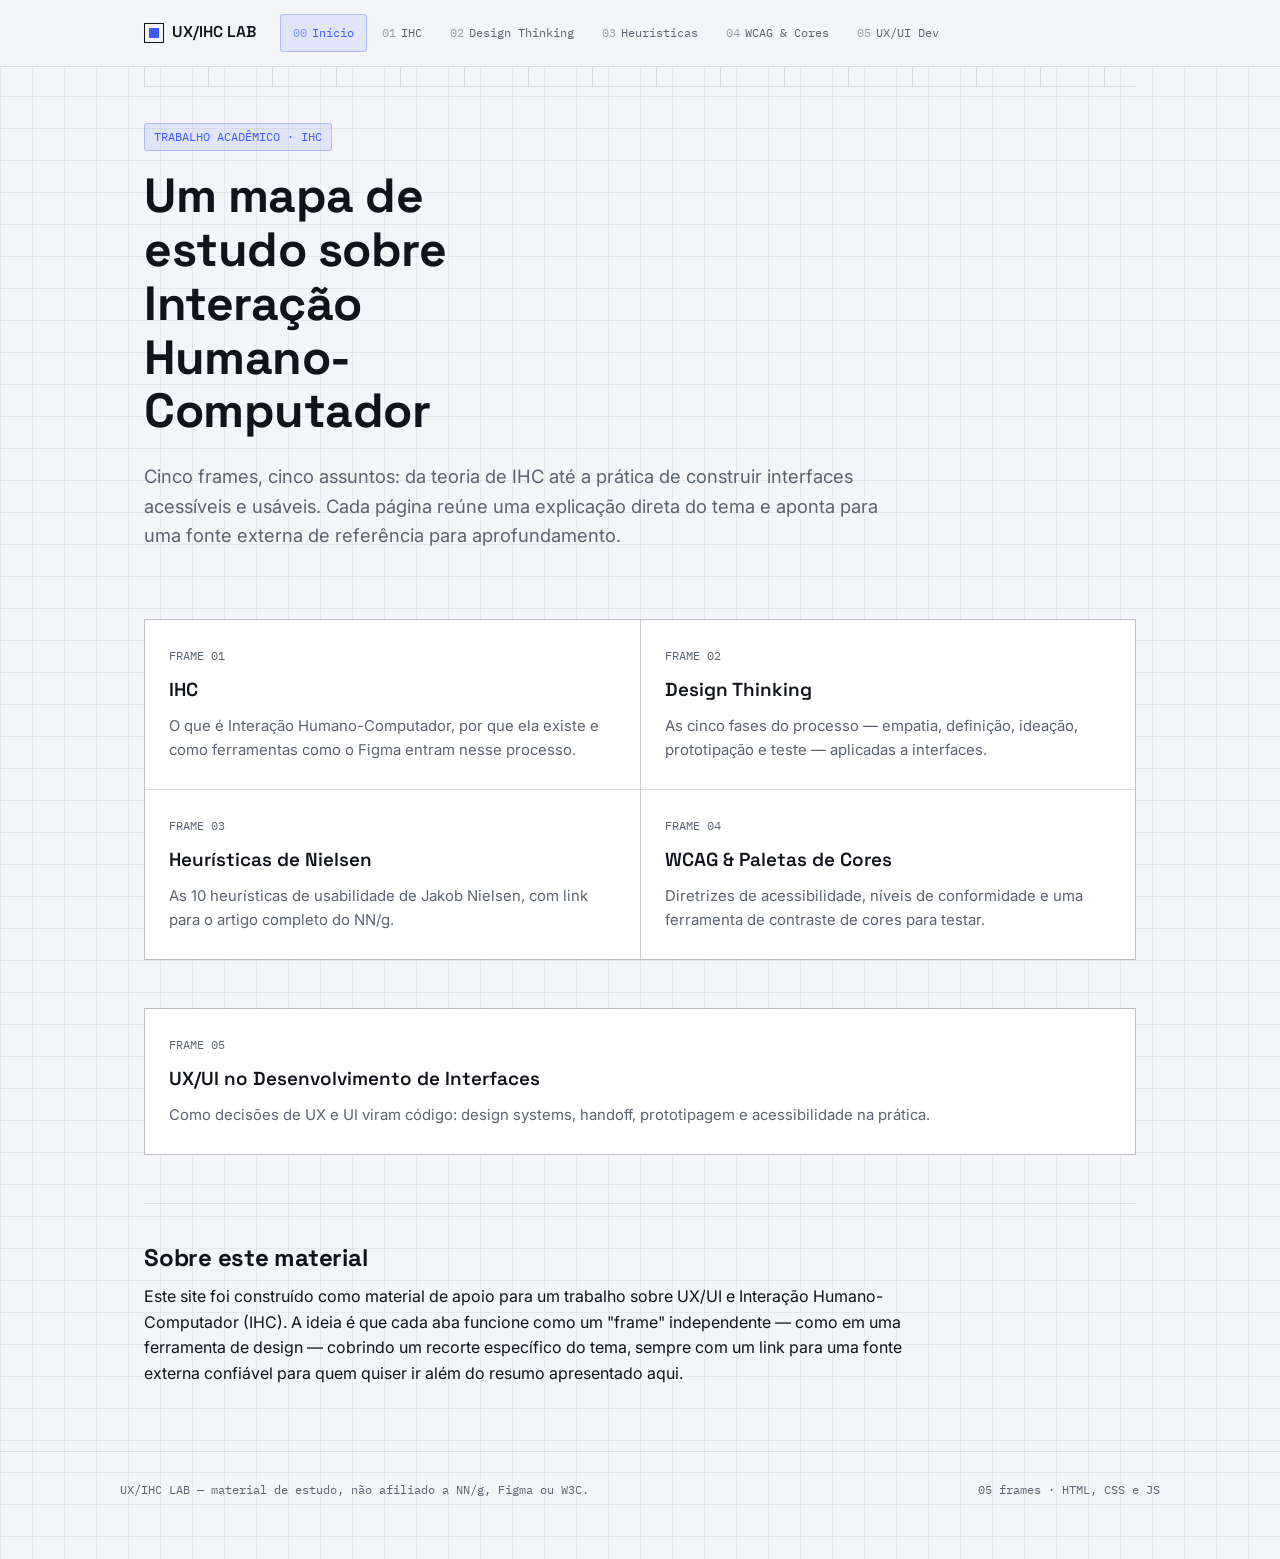
<file: index.html>
<!DOCTYPE html>
<html lang="pt-BR">
<head>
<meta charset="UTF-8">
<meta name="viewport" content="width=device-width, initial-scale=1.0">
<title>UX/IHC Lab — Interação Humano-Computador</title>
<meta name="description" content="Material de estudo sobre IHC, Design Thinking, Heurísticas de Nielsen, WCAG e UX/UI no desenvolvimento de interfaces.">
<link rel="preconnect" href="https://fonts.googleapis.com">
<link href="https://fonts.googleapis.com/css2?family=Space+Grotesk:wght@500;600;700&family=IBM+Plex+Mono:wght@400;500&family=Inter:wght@400;500;600&display=swap" rel="stylesheet">
<link rel="stylesheet" href="styles.css">
</head>
<body>

<header class="topbar">
  <div class="topbar-inner">
    <a class="brand" href="index.html">
      <span class="brand-mark"></span>
      <span class="brand-name">UX/IHC LAB</span>
    </a>
    <nav class="tabs" aria-label="Navegação principal">
      <a class="tab" href="index.html"><span class="num">00</span>Início</a>
      <a class="tab" href="ihc.html"><span class="num">01</span>IHC</a>
      <a class="tab" href="design-thinking.html"><span class="num">02</span>Design Thinking</a>
      <a class="tab" href="heuristicas.html"><span class="num">03</span>Heurísticas</a>
      <a class="tab" href="wcag.html"><span class="num">04</span>WCAG &amp; Cores</a>
      <a class="tab" href="uxui-dev.html"><span class="num">05</span>UX/UI Dev</a>
    </nav>
  </div>
</header>

<div class="ruler-wrap"><div class="ruler"></div></div>

<main class="frame">
  <section class="hero">
    <span class="frame-tag">TRABALHO ACADÊMICO · IHC</span>
    <h1>Um mapa de estudo sobre Interação Humano-Computador</h1>
    <p class="lead">Cinco frames, cinco assuntos: da teoria de IHC até a prática de construir interfaces
    acessíveis e usáveis. Cada página reúne uma explicação direta do tema e aponta para uma fonte
    externa de referência para aprofundamento.</p>
  </section>

  <div class="grid-cards">
    <a class="card" href="ihc.html">
      <span class="card-num mono">FRAME 01</span>
      <span class="card-title">IHC</span>
      <p class="card-desc">O que é Interação Humano-Computador, por que ela existe e como ferramentas como o Figma entram nesse processo.</p>
    </a>
    <a class="card" href="design-thinking.html">
      <span class="card-num mono">FRAME 02</span>
      <span class="card-title">Design Thinking</span>
      <p class="card-desc">As cinco fases do processo — empatia, definição, ideação, prototipação e teste — aplicadas a interfaces.</p>
    </a>
    <a class="card" href="heuristicas.html">
      <span class="card-num mono">FRAME 03</span>
      <span class="card-title">Heurísticas de Nielsen</span>
      <p class="card-desc">As 10 heurísticas de usabilidade de Jakob Nielsen, com link para o artigo completo do NN/g.</p>
    </a>
    <a class="card" href="wcag.html">
      <span class="card-num mono">FRAME 04</span>
      <span class="card-title">WCAG &amp; Paletas de Cores</span>
      <p class="card-desc">Diretrizes de acessibilidade, níveis de conformidade e uma ferramenta de contraste de cores para testar.</p>
    </a>
  </div>

  <div class="grid-cards" style="grid-template-columns: 1fr;">
    <a class="card" href="uxui-dev.html">
      <span class="card-num mono">FRAME 05</span>
      <span class="card-title">UX/UI no Desenvolvimento de Interfaces</span>
      <p class="card-desc">Como decisões de UX e UI viram código: design systems, handoff, prototipagem e acessibilidade na prática.</p>
    </a>
  </div>

  <hr class="section-divider">

  <section class="content">
    <h2>Sobre este material</h2>
    <p>Este site foi construído como material de apoio para um trabalho sobre UX/UI e Interação
    Humano-Computador (IHC). A ideia é que cada aba funcione como um "frame" independente — como em
    uma ferramenta de design — cobrindo um recorte específico do tema, sempre com um link para uma
    fonte externa confiável para quem quiser ir além do resumo apresentado aqui.</p>
  </section>
</main>

<footer>
  <div class="footer-inner">
    <span>UX/IHC LAB — material de estudo, não afiliado a NN/g, Figma ou W3C.</span>
    <span>05 frames · HTML, CSS e JS</span>
  </div>
</footer>

<script src="script.js"></script>
</body>
</html>
</file>
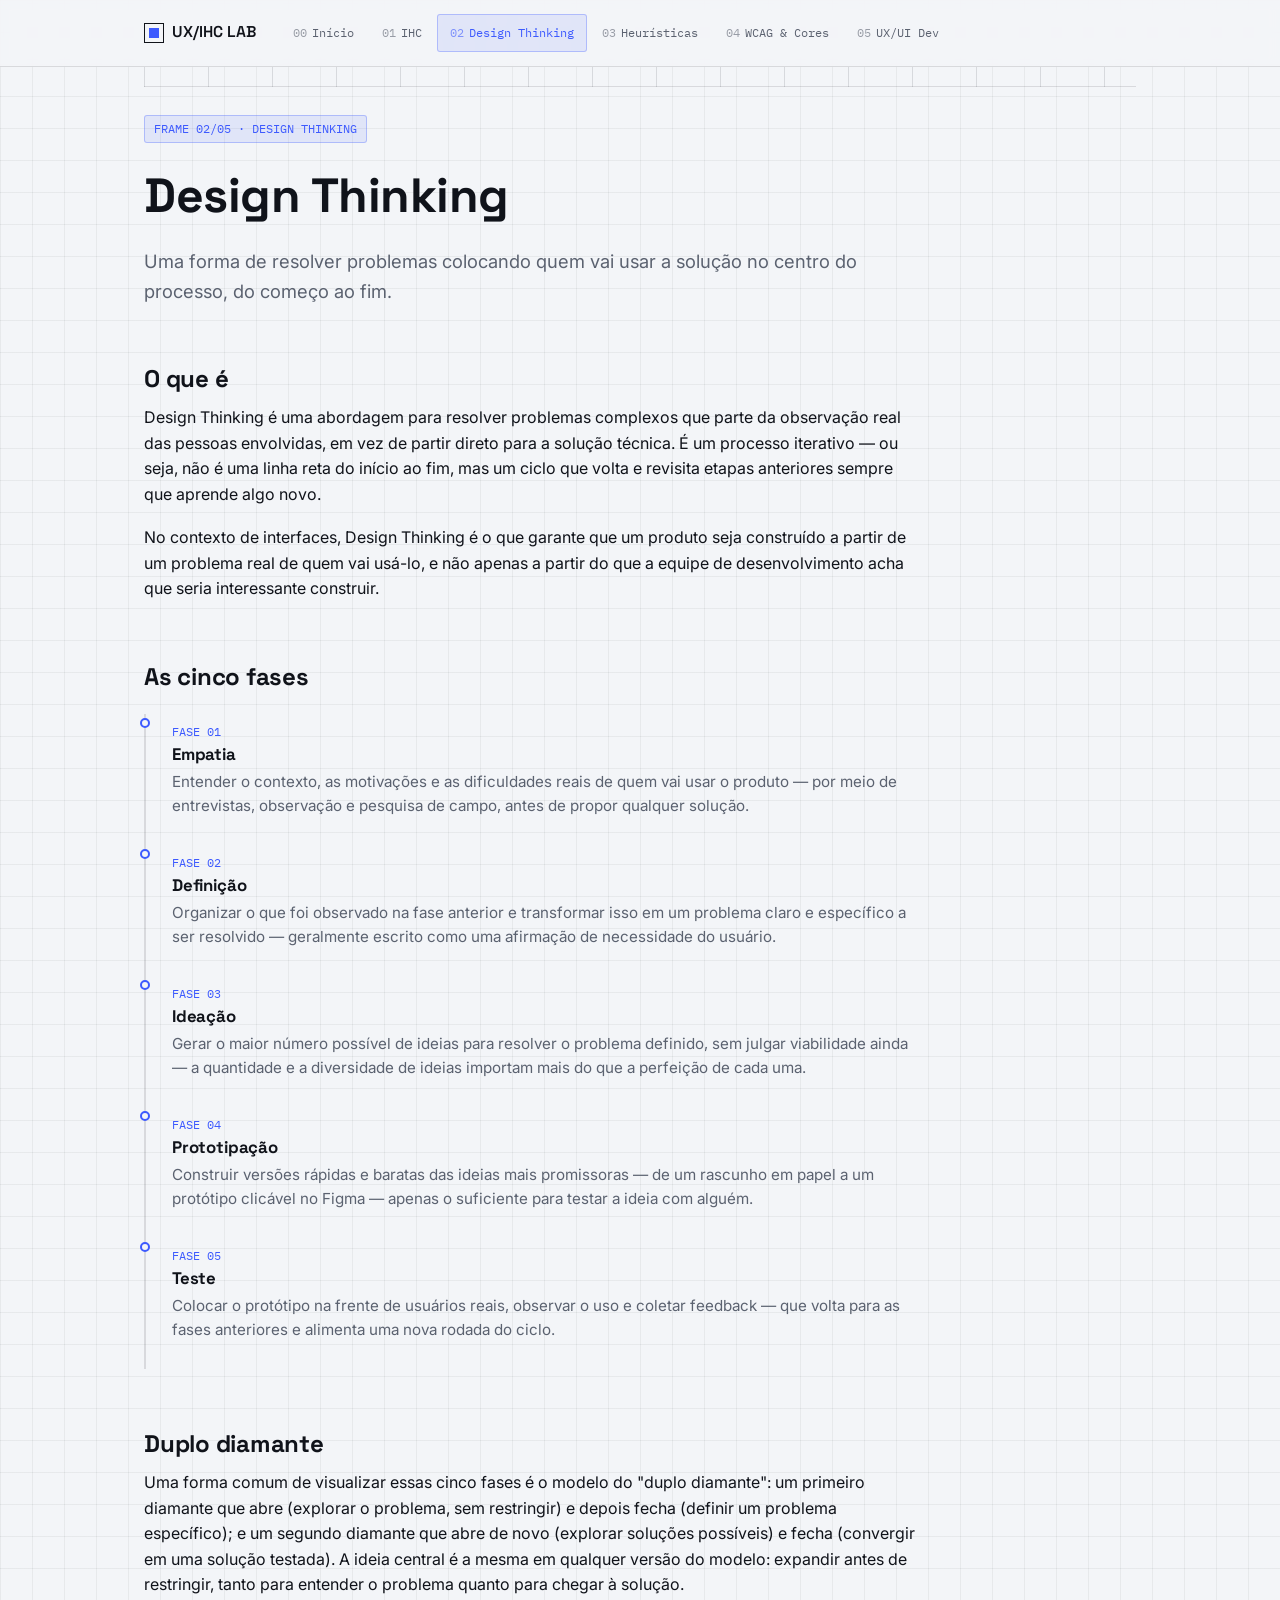
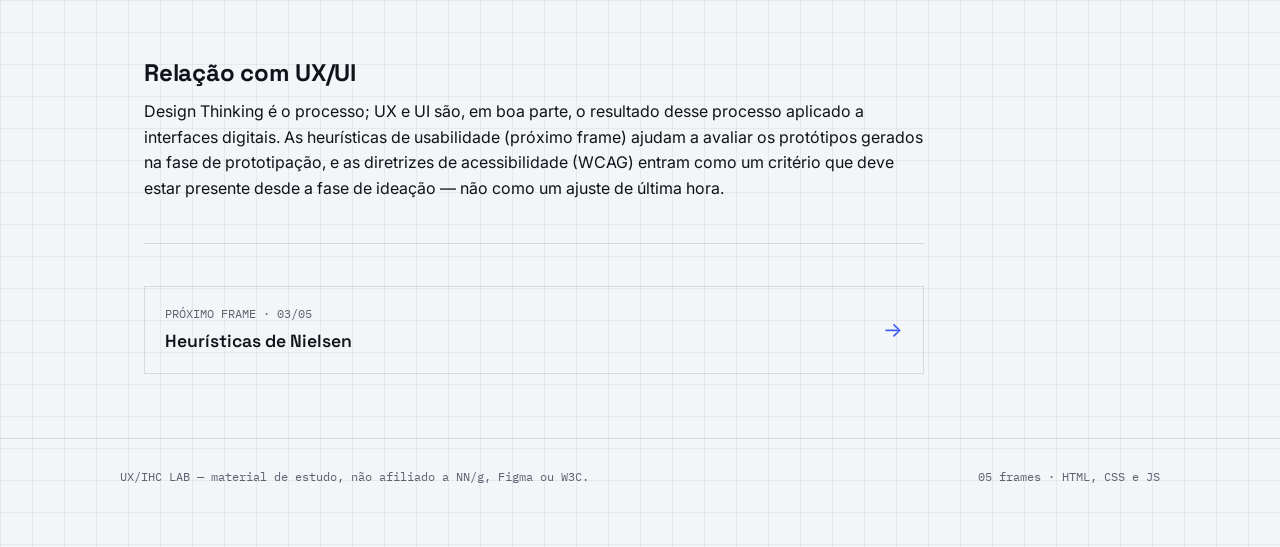
<file: design-thinking.html>
<!DOCTYPE html>
<html lang="pt-BR">
<head>
<meta charset="UTF-8">
<meta name="viewport" content="width=device-width, initial-scale=1.0">
<title>Design Thinking — UX/IHC Lab</title>
<meta name="description" content="As cinco fases do Design Thinking e sua relação com o desenvolvimento de interfaces.">
<link href="https://fonts.googleapis.com/css2?family=Space+Grotesk:wght@500;600;700&family=IBM+Plex+Mono:wght@400;500&family=Inter:wght@400;500;600&display=swap" rel="stylesheet">
<link rel="stylesheet" href="styles.css">
</head>
<body>

<header class="topbar">
  <div class="topbar-inner">
    <a class="brand" href="index.html">
      <span class="brand-mark"></span>
      <span class="brand-name">UX/IHC LAB</span>
    </a>
    <nav class="tabs" aria-label="Navegação principal">
      <a class="tab" href="index.html"><span class="num">00</span>Início</a>
      <a class="tab" href="ihc.html"><span class="num">01</span>IHC</a>
      <a class="tab" href="design-thinking.html"><span class="num">02</span>Design Thinking</a>
      <a class="tab" href="heuristicas.html"><span class="num">03</span>Heurísticas</a>
      <a class="tab" href="wcag.html"><span class="num">04</span>WCAG &amp; Cores</a>
      <a class="tab" href="uxui-dev.html"><span class="num">05</span>UX/UI Dev</a>
    </nav>
  </div>
</header>

<div class="ruler-wrap"><div class="ruler"></div></div>

<main class="frame">
  <span class="frame-tag">FRAME 02/05 · DESIGN THINKING</span>

  <section class="hero">
    <h1>Design Thinking</h1>
    <p class="lead">Uma forma de resolver problemas colocando quem vai usar a solução no centro do
    processo, do começo ao fim.</p>
  </section>

  <article class="content">
    <h2>O que é</h2>
    <p>Design Thinking é uma abordagem para resolver problemas complexos que parte da observação real
    das pessoas envolvidas, em vez de partir direto para a solução técnica. É um processo iterativo —
    ou seja, não é uma linha reta do início ao fim, mas um ciclo que volta e revisita etapas anteriores
    sempre que aprende algo novo.</p>
    <p>No contexto de interfaces, Design Thinking é o que garante que um produto seja construído a
    partir de um problema real de quem vai usá-lo, e não apenas a partir do que a equipe de
    desenvolvimento acha que seria interessante construir.</p>

    <h2>As cinco fases</h2>
    <div class="phases">
      <div class="phase">
        <span class="phase-num mono">FASE 01</span>
        <h3>Empatia</h3>
        <p>Entender o contexto, as motivações e as dificuldades reais de quem vai usar o produto —
        por meio de entrevistas, observação e pesquisa de campo, antes de propor qualquer solução.</p>
      </div>
      <div class="phase">
        <span class="phase-num mono">FASE 02</span>
        <h3>Definição</h3>
        <p>Organizar o que foi observado na fase anterior e transformar isso em um problema claro e
        específico a ser resolvido — geralmente escrito como uma afirmação de necessidade do usuário.</p>
      </div>
      <div class="phase">
        <span class="phase-num mono">FASE 03</span>
        <h3>Ideação</h3>
        <p>Gerar o maior número possível de ideias para resolver o problema definido, sem julgar
        viabilidade ainda — a quantidade e a diversidade de ideias importam mais do que a perfeição
        de cada uma.</p>
      </div>
      <div class="phase">
        <span class="phase-num mono">FASE 04</span>
        <h3>Prototipação</h3>
        <p>Construir versões rápidas e baratas das ideias mais promissoras — de um rascunho em papel
        a um protótipo clicável no Figma — apenas o suficiente para testar a ideia com alguém.</p>
      </div>
      <div class="phase">
        <span class="phase-num mono">FASE 05</span>
        <h3>Teste</h3>
        <p>Colocar o protótipo na frente de usuários reais, observar o uso e coletar feedback — que
        volta para as fases anteriores e alimenta uma nova rodada do ciclo.</p>
      </div>
    </div>

    <h2>Duplo diamante</h2>
    <p>Uma forma comum de visualizar essas cinco fases é o modelo do "duplo diamante": um primeiro
    diamante que abre (explorar o problema, sem restringir) e depois fecha (definir um problema
    específico); e um segundo diamante que abre de novo (explorar soluções possíveis) e fecha
    (convergir em uma solução testada). A ideia central é a mesma em qualquer versão do modelo: expandir
    antes de restringir, tanto para entender o problema quanto para chegar à solução.</p>

    <h2>Relação com UX/UI</h2>
    <p>Design Thinking é o processo; UX e UI são, em boa parte, o resultado desse processo aplicado a
    interfaces digitais. As heurísticas de usabilidade (próximo frame) ajudam a avaliar os protótipos
    gerados na fase de prototipação, e as diretrizes de acessibilidade (WCAG) entram como um critério
    que deve estar presente desde a fase de ideação — não como um ajuste de última hora.</p>

    <hr class="section-divider">

    <a class="next-page" href="heuristicas.html">
      <span>
        <span class="np-label">PRÓXIMO FRAME · 03/05</span>
        <span class="np-title">Heurísticas de Nielsen</span>
      </span>
      <span class="np-arrow">→</span>
    </a>
  </article>
</main>

<footer>
  <div class="footer-inner">
    <span>UX/IHC LAB — material de estudo, não afiliado a NN/g, Figma ou W3C.</span>
    <span>05 frames · HTML, CSS e JS</span>
  </div>
</footer>

<script src="script.js"></script>
</body>
</html>
</file>
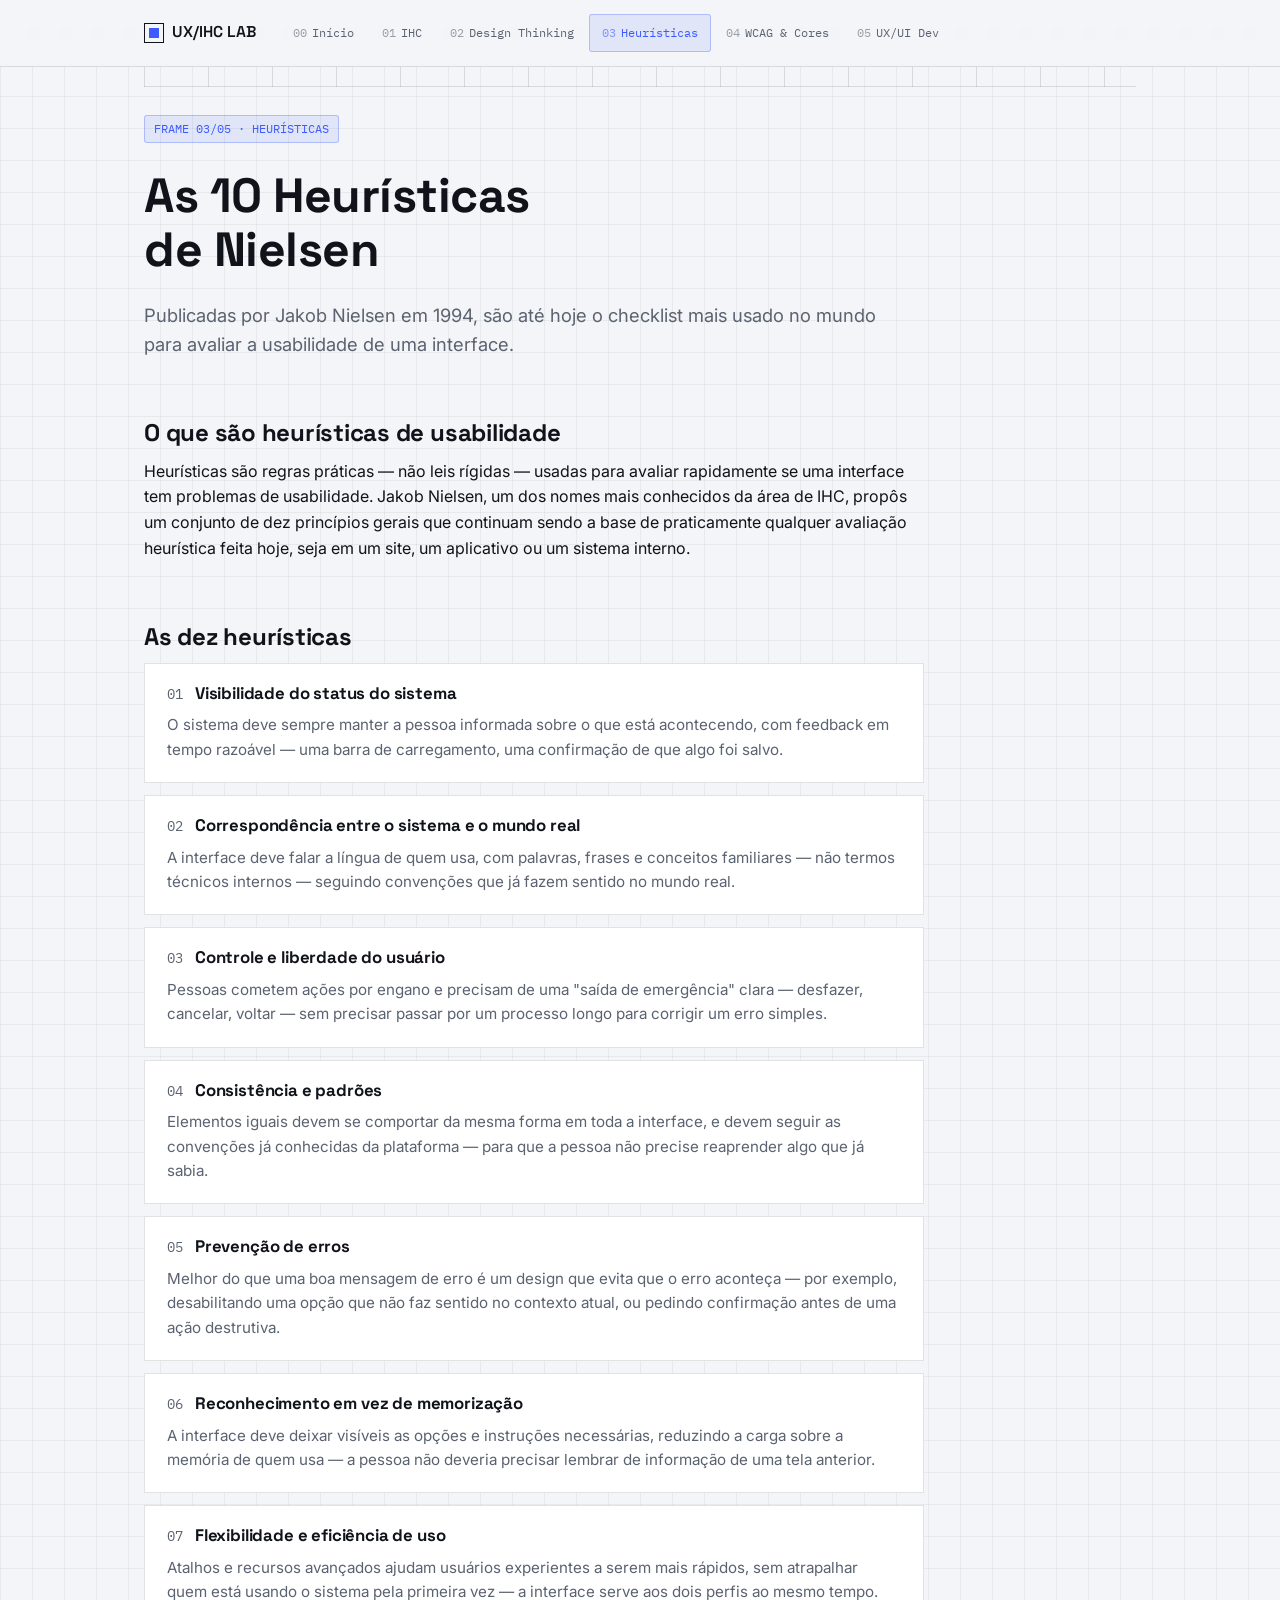
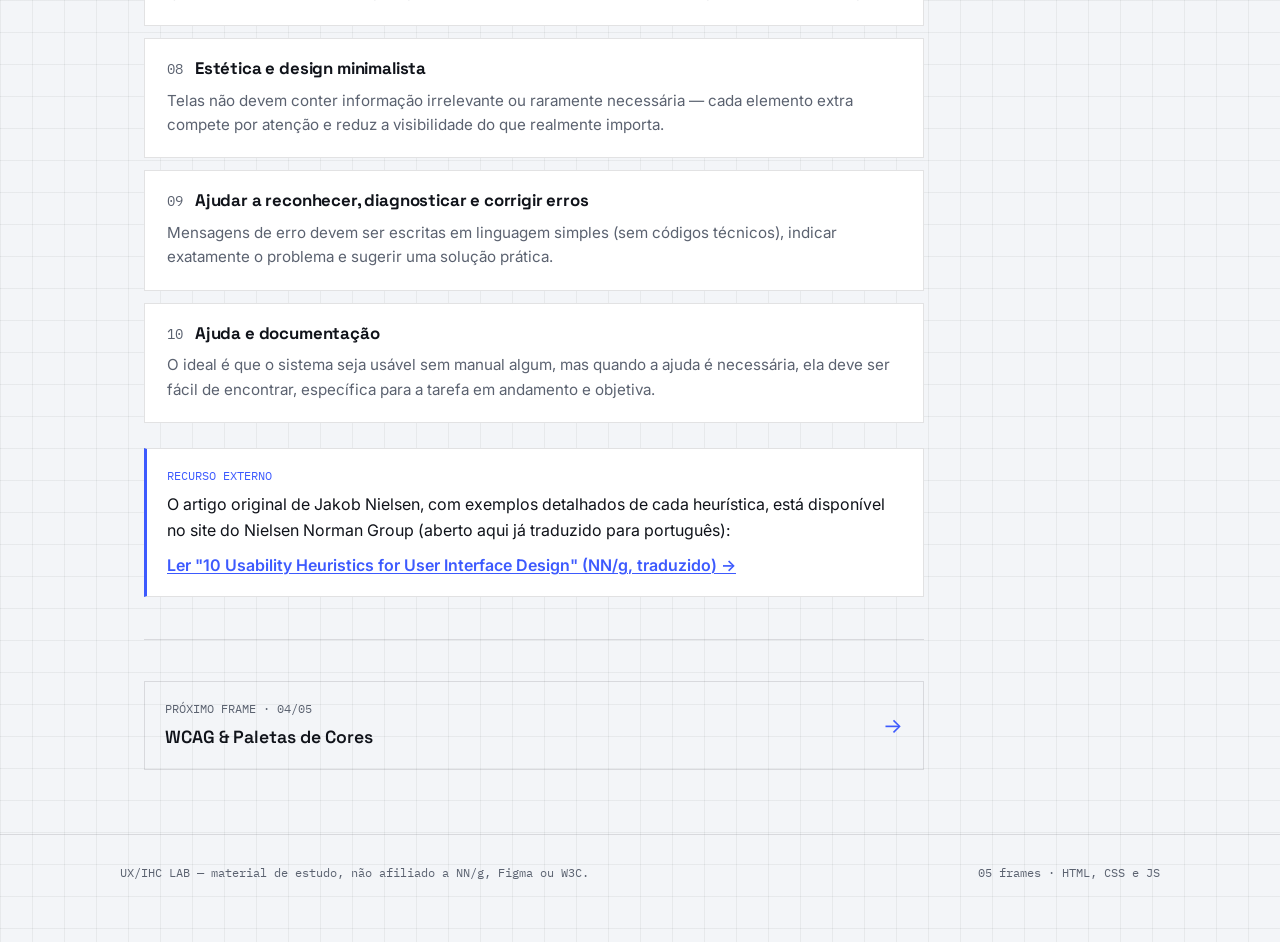
<file: heuristicas.html>
<!DOCTYPE html>
<html lang="pt-BR">
<head>
<meta charset="UTF-8">
<meta name="viewport" content="width=device-width, initial-scale=1.0">
<title>Heurísticas de Nielsen — UX/IHC Lab</title>
<meta name="description" content="As 10 heurísticas de usabilidade de Jakob Nielsen, explicadas de forma resumida.">
<link href="https://fonts.googleapis.com/css2?family=Space+Grotesk:wght@500;600;700&family=IBM+Plex+Mono:wght@400;500&family=Inter:wght@400;500;600&display=swap" rel="stylesheet">
<link rel="stylesheet" href="styles.css">
</head>
<body>

<header class="topbar">
  <div class="topbar-inner">
    <a class="brand" href="index.html">
      <span class="brand-mark"></span>
      <span class="brand-name">UX/IHC LAB</span>
    </a>
    <nav class="tabs" aria-label="Navegação principal">
      <a class="tab" href="index.html"><span class="num">00</span>Início</a>
      <a class="tab" href="ihc.html"><span class="num">01</span>IHC</a>
      <a class="tab" href="design-thinking.html"><span class="num">02</span>Design Thinking</a>
      <a class="tab" href="heuristicas.html"><span class="num">03</span>Heurísticas</a>
      <a class="tab" href="wcag.html"><span class="num">04</span>WCAG &amp; Cores</a>
      <a class="tab" href="uxui-dev.html"><span class="num">05</span>UX/UI Dev</a>
    </nav>
  </div>
</header>

<div class="ruler-wrap"><div class="ruler"></div></div>

<main class="frame">
  <span class="frame-tag">FRAME 03/05 · HEURÍSTICAS</span>

  <section class="hero">
    <h1>As 10 Heurísticas de Nielsen</h1>
    <p class="lead">Publicadas por Jakob Nielsen em 1994, são até hoje o checklist mais usado no mundo
    para avaliar a usabilidade de uma interface.</p>
  </section>

  <article class="content">
    <h2>O que são heurísticas de usabilidade</h2>
    <p>Heurísticas são regras práticas — não leis rígidas — usadas para avaliar rapidamente se uma
    interface tem problemas de usabilidade. Jakob Nielsen, um dos nomes mais conhecidos da área de
    IHC, propôs um conjunto de dez princípios gerais que continuam sendo a base de praticamente
    qualquer avaliação heurística feita hoje, seja em um site, um aplicativo ou um sistema interno.</p>

    <h2>As dez heurísticas</h2>

    <div class="heuristic">
      <div class="heuristic-head">
        <span class="heuristic-index mono">01</span>
        <h3>Visibilidade do status do sistema</h3>
      </div>
      <p>O sistema deve sempre manter a pessoa informada sobre o que está acontecendo, com feedback
      em tempo razoável — uma barra de carregamento, uma confirmação de que algo foi salvo.</p>
    </div>

    <div class="heuristic">
      <div class="heuristic-head">
        <span class="heuristic-index mono">02</span>
        <h3>Correspondência entre o sistema e o mundo real</h3>
      </div>
      <p>A interface deve falar a língua de quem usa, com palavras, frases e conceitos familiares —
      não termos técnicos internos — seguindo convenções que já fazem sentido no mundo real.</p>
    </div>

    <div class="heuristic">
      <div class="heuristic-head">
        <span class="heuristic-index mono">03</span>
        <h3>Controle e liberdade do usuário</h3>
      </div>
      <p>Pessoas cometem ações por engano e precisam de uma "saída de emergência" clara — desfazer,
      cancelar, voltar — sem precisar passar por um processo longo para corrigir um erro simples.</p>
    </div>

    <div class="heuristic">
      <div class="heuristic-head">
        <span class="heuristic-index mono">04</span>
        <h3>Consistência e padrões</h3>
      </div>
      <p>Elementos iguais devem se comportar da mesma forma em toda a interface, e devem seguir as
      convenções já conhecidas da plataforma — para que a pessoa não precise reaprender algo que já sabia.</p>
    </div>

    <div class="heuristic">
      <div class="heuristic-head">
        <span class="heuristic-index mono">05</span>
        <h3>Prevenção de erros</h3>
      </div>
      <p>Melhor do que uma boa mensagem de erro é um design que evita que o erro aconteça — por
      exemplo, desabilitando uma opção que não faz sentido no contexto atual, ou pedindo confirmação
      antes de uma ação destrutiva.</p>
    </div>

    <div class="heuristic">
      <div class="heuristic-head">
        <span class="heuristic-index mono">06</span>
        <h3>Reconhecimento em vez de memorização</h3>
      </div>
      <p>A interface deve deixar visíveis as opções e instruções necessárias, reduzindo a carga sobre
      a memória de quem usa — a pessoa não deveria precisar lembrar de informação de uma tela anterior.</p>
    </div>

    <div class="heuristic">
      <div class="heuristic-head">
        <span class="heuristic-index mono">07</span>
        <h3>Flexibilidade e eficiência de uso</h3>
      </div>
      <p>Atalhos e recursos avançados ajudam usuários experientes a serem mais rápidos, sem atrapalhar
      quem está usando o sistema pela primeira vez — a interface serve aos dois perfis ao mesmo tempo.</p>
    </div>

    <div class="heuristic">
      <div class="heuristic-head">
        <span class="heuristic-index mono">08</span>
        <h3>Estética e design minimalista</h3>
      </div>
      <p>Telas não devem conter informação irrelevante ou raramente necessária — cada elemento extra
      compete por atenção e reduz a visibilidade do que realmente importa.</p>
    </div>

    <div class="heuristic">
      <div class="heuristic-head">
        <span class="heuristic-index mono">09</span>
        <h3>Ajudar a reconhecer, diagnosticar e corrigir erros</h3>
      </div>
      <p>Mensagens de erro devem ser escritas em linguagem simples (sem códigos técnicos), indicar
      exatamente o problema e sugerir uma solução prática.</p>
    </div>

    <div class="heuristic">
      <div class="heuristic-head">
        <span class="heuristic-index mono">10</span>
        <h3>Ajuda e documentação</h3>
      </div>
      <p>O ideal é que o sistema seja usável sem manual algum, mas quando a ajuda é necessária, ela
      deve ser fácil de encontrar, específica para a tarefa em andamento e objetiva.</p>
    </div>

    <div class="resource">
      <span class="resource-label mono">RECURSO EXTERNO</span>
      <p>O artigo original de Jakob Nielsen, com exemplos detalhados de cada heurística, está
      disponível no site do Nielsen Norman Group (aberto aqui já traduzido para português):</p>
      <a href="https://translate.google.com/translate?u=https://www.nngroup.com/articles/ten-usability-heuristics/&hl=pt&sl=en&tl=pt&client=srp" target="_blank" rel="noopener noreferrer">Ler "10 Usability Heuristics for User Interface Design" (NN/g, traduzido) →</a>
    </div>

    <hr class="section-divider">

    <a class="next-page" href="wcag.html">
      <span>
        <span class="np-label">PRÓXIMO FRAME · 04/05</span>
        <span class="np-title">WCAG &amp; Paletas de Cores</span>
      </span>
      <span class="np-arrow">→</span>
    </a>
  </article>
</main>

<footer>
  <div class="footer-inner">
    <span>UX/IHC LAB — material de estudo, não afiliado a NN/g, Figma ou W3C.</span>
    <span>05 frames · HTML, CSS e JS</span>
  </div>
</footer>

<script src="script.js"></script>
</body>
</html>
</file>
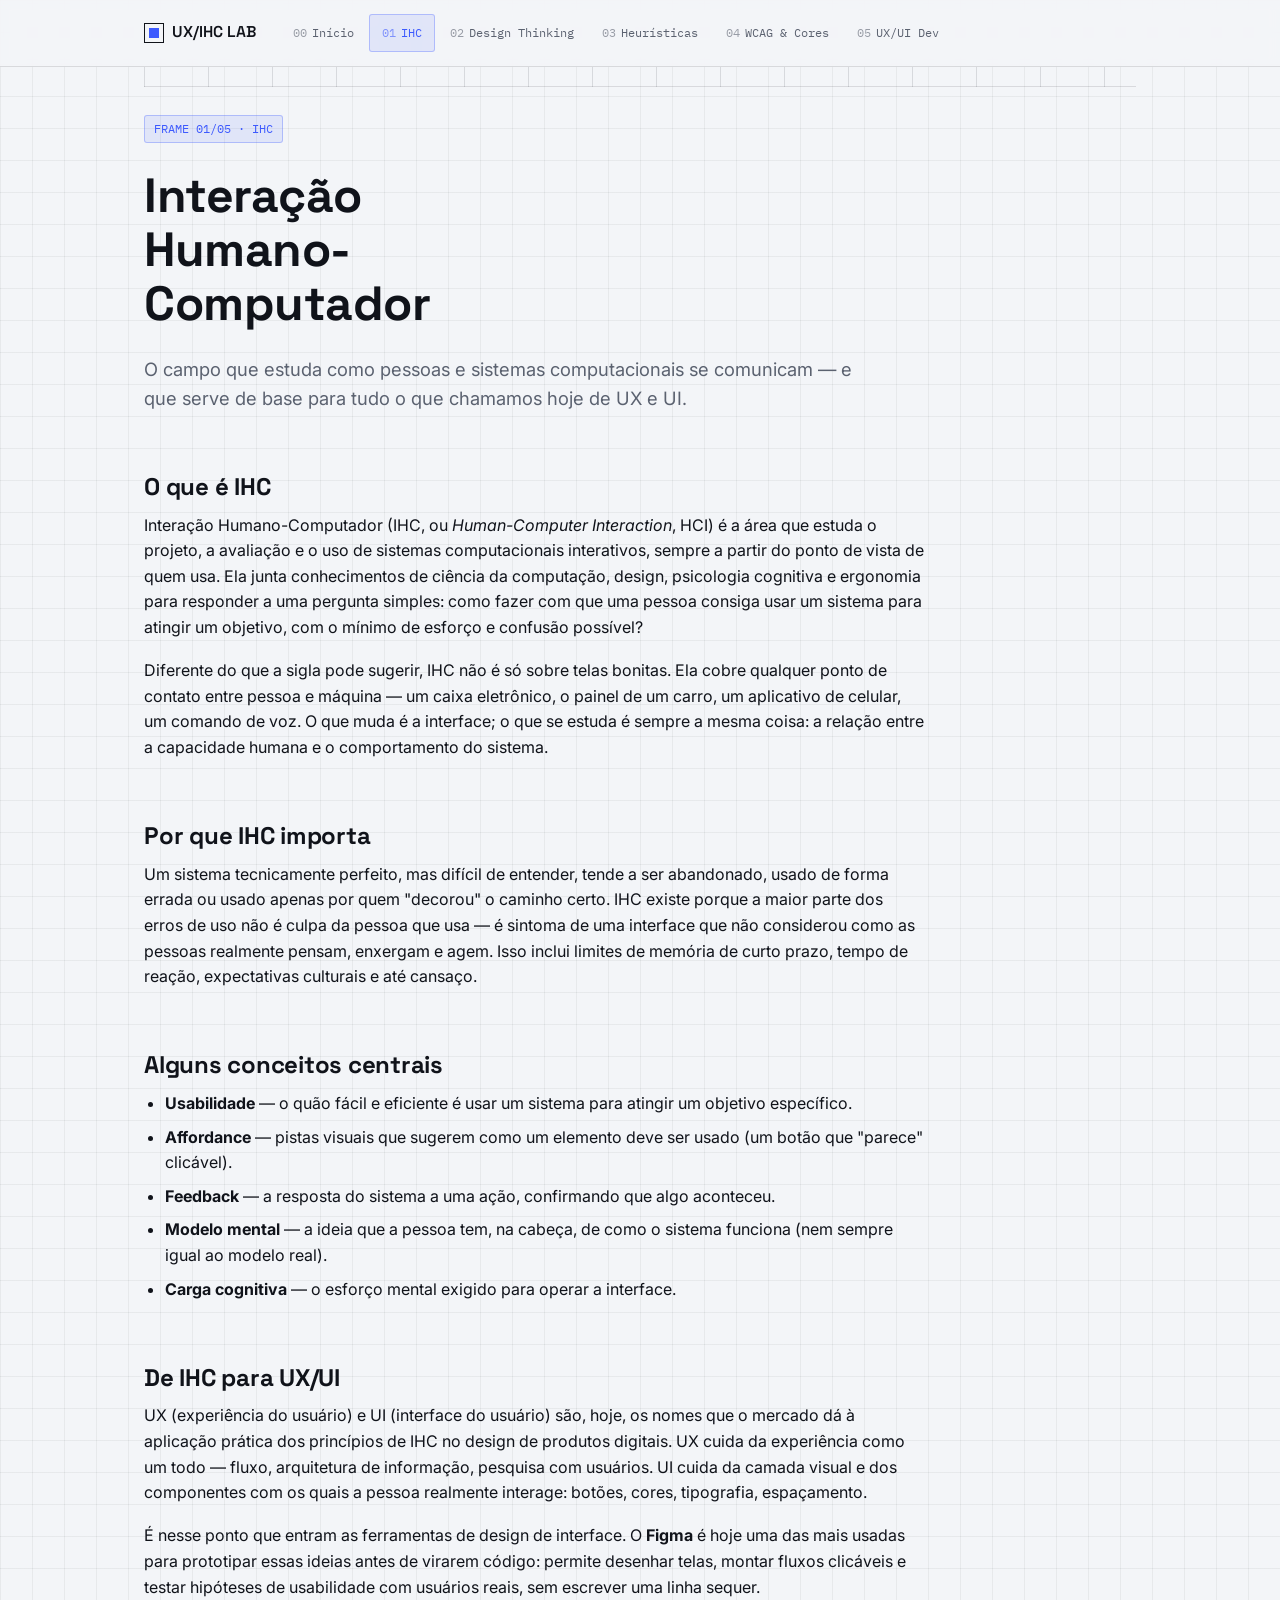
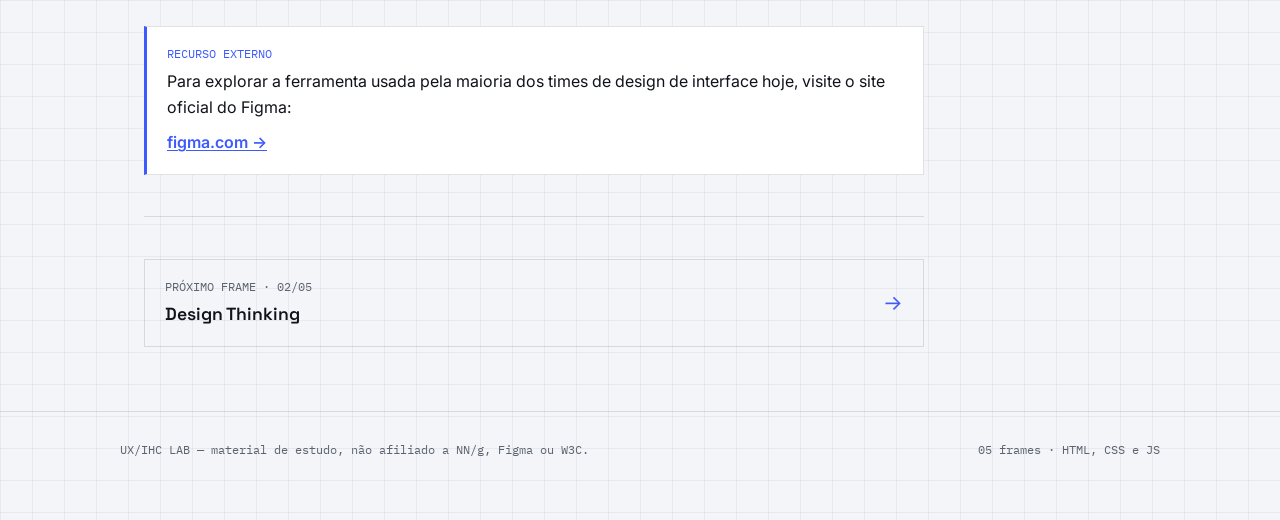
<file: ihc.html>
<!DOCTYPE html>
<html lang="pt-BR">
<head>
<meta charset="UTF-8">
<meta name="viewport" content="width=device-width, initial-scale=1.0">
<title>IHC — UX/IHC Lab</title>
<meta name="description" content="O que é Interação Humano-Computador (IHC), seus princípios e ferramentas usadas na prática.">
<link href="https://fonts.googleapis.com/css2?family=Space+Grotesk:wght@500;600;700&family=IBM+Plex+Mono:wght@400;500&family=Inter:wght@400;500;600&display=swap" rel="stylesheet">
<link rel="stylesheet" href="styles.css">
</head>
<body>

<header class="topbar">
  <div class="topbar-inner">
    <a class="brand" href="index.html">
      <span class="brand-mark"></span>
      <span class="brand-name">UX/IHC LAB</span>
    </a>
    <nav class="tabs" aria-label="Navegação principal">
      <a class="tab" href="index.html"><span class="num">00</span>Início</a>
      <a class="tab" href="ihc.html"><span class="num">01</span>IHC</a>
      <a class="tab" href="design-thinking.html"><span class="num">02</span>Design Thinking</a>
      <a class="tab" href="heuristicas.html"><span class="num">03</span>Heurísticas</a>
      <a class="tab" href="wcag.html"><span class="num">04</span>WCAG &amp; Cores</a>
      <a class="tab" href="uxui-dev.html"><span class="num">05</span>UX/UI Dev</a>
    </nav>
  </div>
</header>

<div class="ruler-wrap"><div class="ruler"></div></div>

<main class="frame">
  <span class="frame-tag">FRAME 01/05 · IHC</span>

  <section class="hero">
    <h1>Interação Humano-Computador</h1>
    <p class="lead">O campo que estuda como pessoas e sistemas computacionais se comunicam — e que
    serve de base para tudo o que chamamos hoje de UX e UI.</p>
  </section>

  <article class="content">
    <h2>O que é IHC</h2>
    <p>Interação Humano-Computador (IHC, ou <em>Human-Computer Interaction</em>, HCI) é a área que
    estuda o projeto, a avaliação e o uso de sistemas computacionais interativos, sempre a partir do
    ponto de vista de quem usa. Ela junta conhecimentos de ciência da computação, design, psicologia
    cognitiva e ergonomia para responder a uma pergunta simples: como fazer com que uma pessoa consiga
    usar um sistema para atingir um objetivo, com o mínimo de esforço e confusão possível?</p>
    <p>Diferente do que a sigla pode sugerir, IHC não é só sobre telas bonitas. Ela cobre qualquer
    ponto de contato entre pessoa e máquina — um caixa eletrônico, o painel de um carro, um aplicativo
    de celular, um comando de voz. O que muda é a interface; o que se estuda é sempre a mesma coisa: a
    relação entre a capacidade humana e o comportamento do sistema.</p>

    <h2>Por que IHC importa</h2>
    <p>Um sistema tecnicamente perfeito, mas difícil de entender, tende a ser abandonado, usado de
    forma errada ou usado apenas por quem "decorou" o caminho certo. IHC existe porque a maior parte
    dos erros de uso não é culpa da pessoa que usa — é sintoma de uma interface que não considerou como
    as pessoas realmente pensam, enxergam e agem. Isso inclui limites de memória de curto prazo, tempo
    de reação, expectativas culturais e até cansaço.</p>

    <h2>Alguns conceitos centrais</h2>
    <ul>
      <li><strong>Usabilidade</strong> — o quão fácil e eficiente é usar um sistema para atingir um objetivo específico.</li>
      <li><strong>Affordance</strong> — pistas visuais que sugerem como um elemento deve ser usado (um botão que "parece" clicável).</li>
      <li><strong>Feedback</strong> — a resposta do sistema a uma ação, confirmando que algo aconteceu.</li>
      <li><strong>Modelo mental</strong> — a ideia que a pessoa tem, na cabeça, de como o sistema funciona (nem sempre igual ao modelo real).</li>
      <li><strong>Carga cognitiva</strong> — o esforço mental exigido para operar a interface.</li>
    </ul>

    <h2>De IHC para UX/UI</h2>
    <p>UX (experiência do usuário) e UI (interface do usuário) são, hoje, os nomes que o mercado dá à
    aplicação prática dos princípios de IHC no design de produtos digitais. UX cuida da experiência
    como um todo — fluxo, arquitetura de informação, pesquisa com usuários. UI cuida da camada visual e
    dos componentes com os quais a pessoa realmente interage: botões, cores, tipografia, espaçamento.</p>
    <p>É nesse ponto que entram as ferramentas de design de interface. O <strong>Figma</strong> é hoje
    uma das mais usadas para prototipar essas ideias antes de virarem código: permite desenhar telas,
    montar fluxos clicáveis e testar hipóteses de usabilidade com usuários reais, sem escrever uma
    linha sequer.</p>

    <div class="resource">
      <span class="resource-label mono">RECURSO EXTERNO</span>
      <p>Para explorar a ferramenta usada pela maioria dos times de design de interface hoje,
      visite o site oficial do Figma:</p>
      <a href="https://www.figma.com" target="_blank" rel="noopener noreferrer">figma.com →</a>
    </div>

    <hr class="section-divider">

    <a class="next-page" href="design-thinking.html">
      <span>
        <span class="np-label">PRÓXIMO FRAME · 02/05</span>
        <span class="np-title">Design Thinking</span>
      </span>
      <span class="np-arrow">→</span>
    </a>
  </article>
</main>

<footer>
  <div class="footer-inner">
    <span>UX/IHC LAB — material de estudo, não afiliado a NN/g, Figma ou W3C.</span>
    <span>05 frames · HTML, CSS e JS</span>
  </div>
</footer>

<script src="script.js"></script>
</body>
</html>
</file>
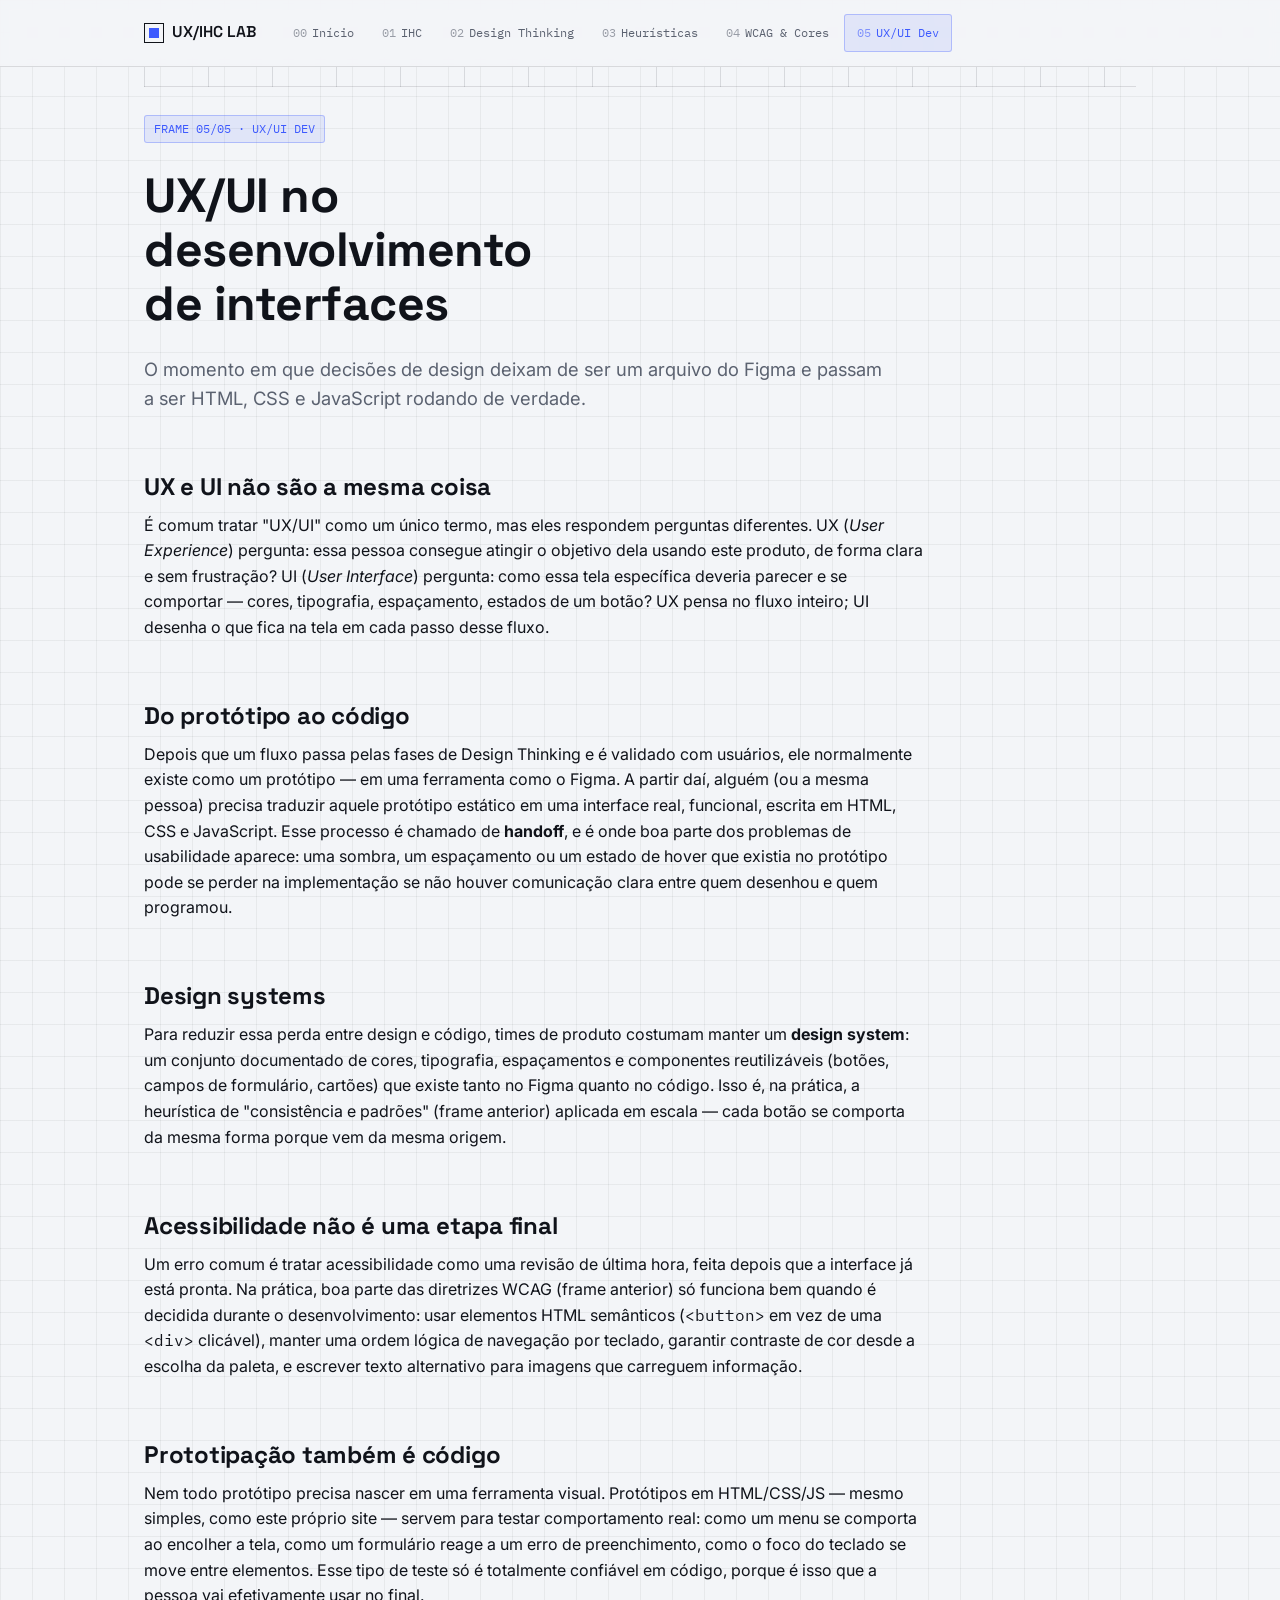
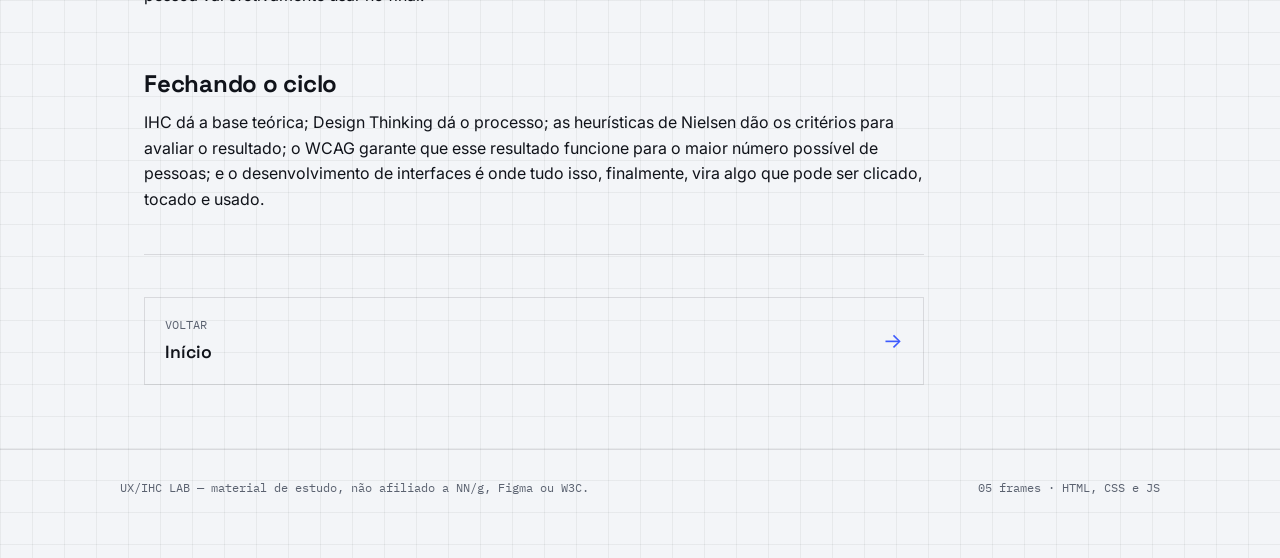
<file: uxui-dev.html>
<!DOCTYPE html>
<html lang="pt-BR">
<head>
<meta charset="UTF-8">
<meta name="viewport" content="width=device-width, initial-scale=1.0">
<title>UX/UI no Desenvolvimento — UX/IHC Lab</title>
<meta name="description" content="Como decisões de UX e UI se tornam código: design systems, handoff, prototipagem e acessibilidade na prática.">
<link href="https://fonts.googleapis.com/css2?family=Space+Grotesk:wght@500;600;700&family=IBM+Plex+Mono:wght@400;500&family=Inter:wght@400;500;600&display=swap" rel="stylesheet">
<link rel="stylesheet" href="styles.css">
</head>
<body>

<header class="topbar">
  <div class="topbar-inner">
    <a class="brand" href="index.html">
      <span class="brand-mark"></span>
      <span class="brand-name">UX/IHC LAB</span>
    </a>
    <nav class="tabs" aria-label="Navegação principal">
      <a class="tab" href="index.html"><span class="num">00</span>Início</a>
      <a class="tab" href="ihc.html"><span class="num">01</span>IHC</a>
      <a class="tab" href="design-thinking.html"><span class="num">02</span>Design Thinking</a>
      <a class="tab" href="heuristicas.html"><span class="num">03</span>Heurísticas</a>
      <a class="tab" href="wcag.html"><span class="num">04</span>WCAG &amp; Cores</a>
      <a class="tab" href="uxui-dev.html"><span class="num">05</span>UX/UI Dev</a>
    </nav>
  </div>
</header>

<div class="ruler-wrap"><div class="ruler"></div></div>

<main class="frame">
  <span class="frame-tag">FRAME 05/05 · UX/UI DEV</span>

  <section class="hero">
    <h1>UX/UI no desenvolvimento de interfaces</h1>
    <p class="lead">O momento em que decisões de design deixam de ser um arquivo do Figma e passam a
    ser HTML, CSS e JavaScript rodando de verdade.</p>
  </section>

  <article class="content">
    <h2>UX e UI não são a mesma coisa</h2>
    <p>É comum tratar "UX/UI" como um único termo, mas eles respondem perguntas diferentes. UX
    (<em>User Experience</em>) pergunta: essa pessoa consegue atingir o objetivo dela usando este
    produto, de forma clara e sem frustração? UI (<em>User Interface</em>) pergunta: como essa tela
    específica deveria parecer e se comportar — cores, tipografia, espaçamento, estados de um botão?
    UX pensa no fluxo inteiro; UI desenha o que fica na tela em cada passo desse fluxo.</p>

    <h2>Do protótipo ao código</h2>
    <p>Depois que um fluxo passa pelas fases de Design Thinking e é validado com usuários, ele
    normalmente existe como um protótipo — em uma ferramenta como o Figma. A partir daí, alguém
    (ou a mesma pessoa) precisa traduzir aquele protótipo estático em uma interface real, funcional,
    escrita em HTML, CSS e JavaScript. Esse processo é chamado de <strong>handoff</strong>, e é onde
    boa parte dos problemas de usabilidade aparece: uma sombra, um espaçamento ou um estado de hover
    que existia no protótipo pode se perder na implementação se não houver comunicação clara entre
    quem desenhou e quem programou.</p>

    <h2>Design systems</h2>
    <p>Para reduzir essa perda entre design e código, times de produto costumam manter um
    <strong>design system</strong>: um conjunto documentado de cores, tipografia, espaçamentos e
    componentes reutilizáveis (botões, campos de formulário, cartões) que existe tanto no Figma quanto
    no código. Isso é, na prática, a heurística de "consistência e padrões" (frame anterior) aplicada
    em escala — cada botão se comporta da mesma forma porque vem da mesma origem.</p>

    <h2>Acessibilidade não é uma etapa final</h2>
    <p>Um erro comum é tratar acessibilidade como uma revisão de última hora, feita depois que a
    interface já está pronta. Na prática, boa parte das diretrizes WCAG (frame anterior) só funciona
    bem quando é decidida durante o desenvolvimento: usar elementos HTML semânticos (<code
    class="mono">&lt;button&gt;</code> em vez de uma <code class="mono">&lt;div&gt;</code> clicável),
    manter uma ordem lógica de navegação por teclado, garantir contraste de cor desde a escolha da
    paleta, e escrever texto alternativo para imagens que carreguem informação.</p>

    <h2>Prototipação também é código</h2>
    <p>Nem todo protótipo precisa nascer em uma ferramenta visual. Protótipos em HTML/CSS/JS — mesmo
    simples, como este próprio site — servem para testar comportamento real: como um menu se comporta
    ao encolher a tela, como um formulário reage a um erro de preenchimento, como o foco do teclado se
    move entre elementos. Esse tipo de teste só é totalmente confiável em código, porque é isso que a
    pessoa vai efetivamente usar no final.</p>

    <h2>Fechando o ciclo</h2>
    <p>IHC dá a base teórica; Design Thinking dá o processo; as heurísticas de Nielsen dão os
    critérios para avaliar o resultado; o WCAG garante que esse resultado funcione para o maior número
    possível de pessoas; e o desenvolvimento de interfaces é onde tudo isso, finalmente, vira algo que
    pode ser clicado, tocado e usado.</p>

    <hr class="section-divider">

    <a class="next-page" href="index.html">
      <span>
        <span class="np-label">VOLTAR</span>
        <span class="np-title">Início</span>
      </span>
      <span class="np-arrow">→</span>
    </a>
  </article>
</main>

<footer>
  <div class="footer-inner">
    <span>UX/IHC LAB — material de estudo, não afiliado a NN/g, Figma ou W3C.</span>
    <span>05 frames · HTML, CSS e JS</span>
  </div>
</footer>

<script src="script.js"></script>
</body>
</html>
</file>
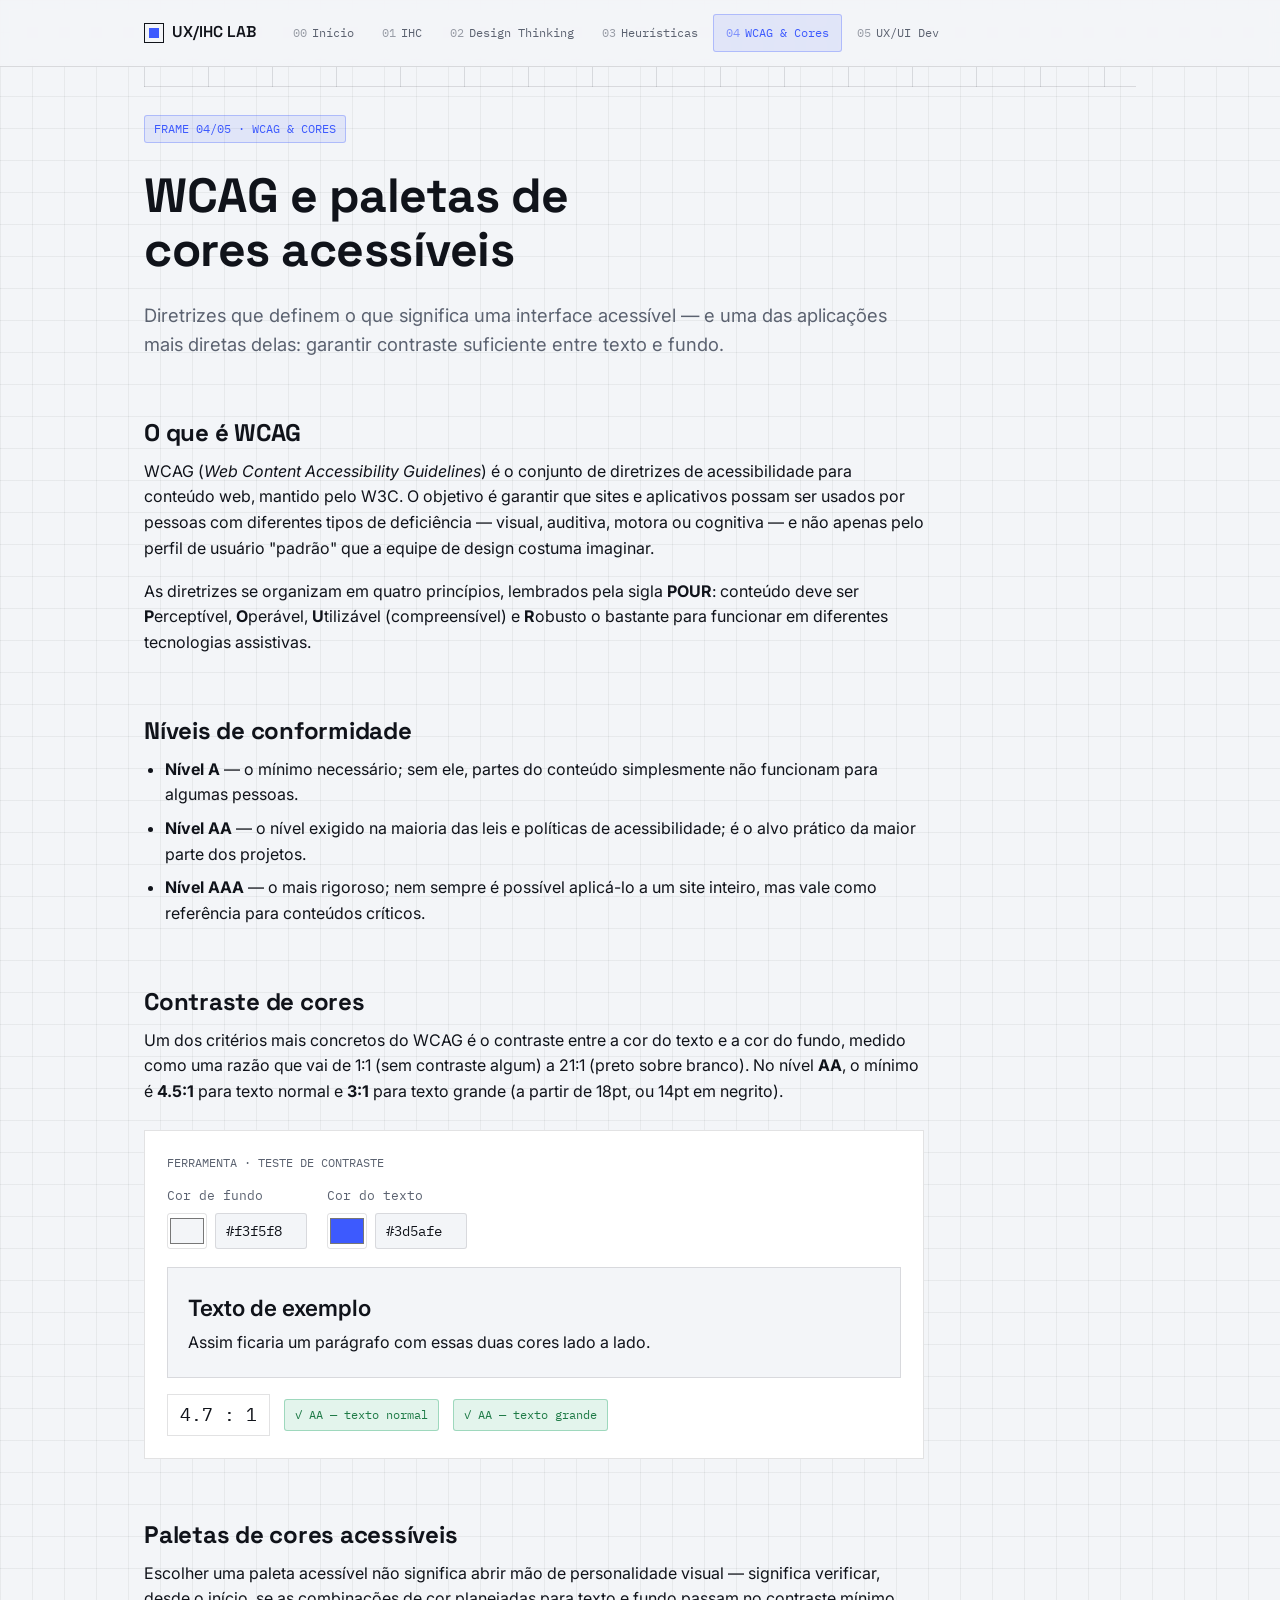
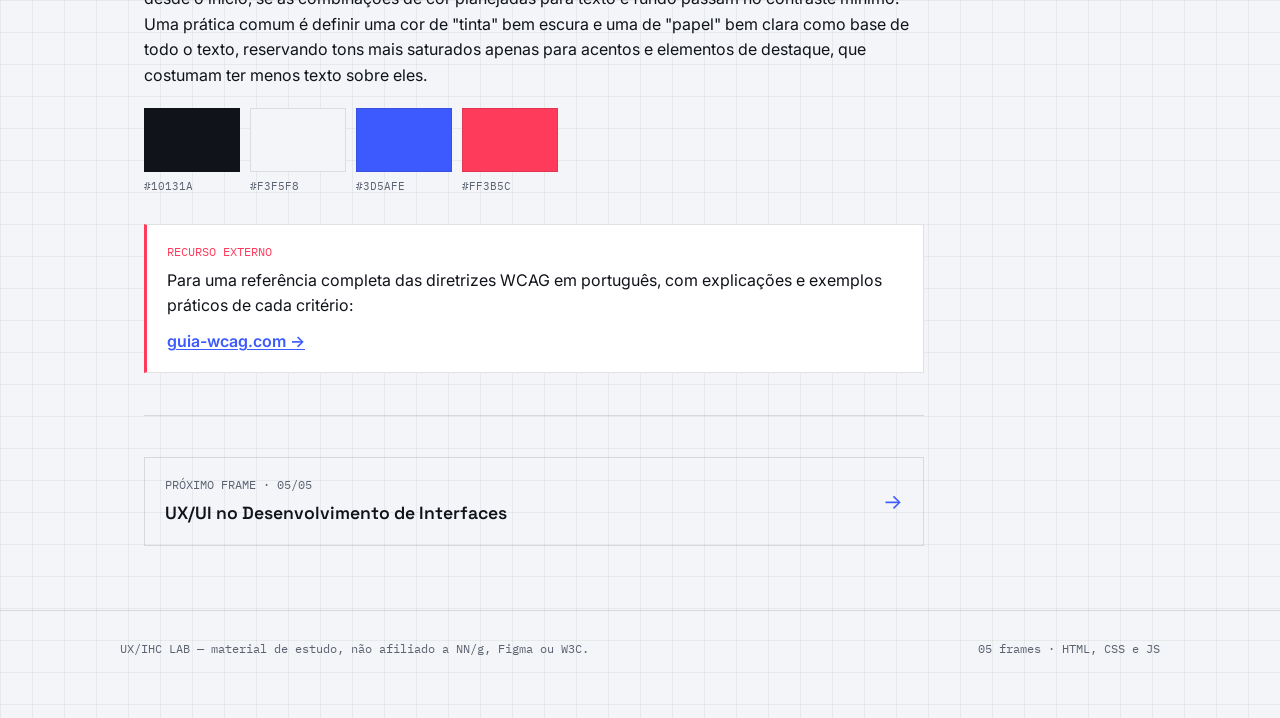
<file: wcag.html>
<!DOCTYPE html>
<html lang="pt-BR">
<head>
<meta charset="UTF-8">
<meta name="viewport" content="width=device-width, initial-scale=1.0">
<title>WCAG &amp; Paletas de Cores — UX/IHC Lab</title>
<meta name="description" content="O que é WCAG, seus níveis de conformidade e como testar contraste de cores para acessibilidade.">
<link href="https://fonts.googleapis.com/css2?family=Space+Grotesk:wght@500;600;700&family=IBM+Plex+Mono:wght@400;500&family=Inter:wght@400;500;600&display=swap" rel="stylesheet">
<link rel="stylesheet" href="styles.css">
</head>
<body>

<header class="topbar">
  <div class="topbar-inner">
    <a class="brand" href="index.html">
      <span class="brand-mark"></span>
      <span class="brand-name">UX/IHC LAB</span>
    </a>
    <nav class="tabs" aria-label="Navegação principal">
      <a class="tab" href="index.html"><span class="num">00</span>Início</a>
      <a class="tab" href="ihc.html"><span class="num">01</span>IHC</a>
      <a class="tab" href="design-thinking.html"><span class="num">02</span>Design Thinking</a>
      <a class="tab" href="heuristicas.html"><span class="num">03</span>Heurísticas</a>
      <a class="tab" href="wcag.html"><span class="num">04</span>WCAG &amp; Cores</a>
      <a class="tab" href="uxui-dev.html"><span class="num">05</span>UX/UI Dev</a>
    </nav>
  </div>
</header>

<div class="ruler-wrap"><div class="ruler"></div></div>

<main class="frame">
  <span class="frame-tag">FRAME 04/05 · WCAG &amp; CORES</span>

  <section class="hero">
    <h1>WCAG e paletas de cores acessíveis</h1>
    <p class="lead">Diretrizes que definem o que significa uma interface acessível — e uma das
    aplicações mais diretas delas: garantir contraste suficiente entre texto e fundo.</p>
  </section>

  <article class="content">
    <h2>O que é WCAG</h2>
    <p>WCAG (<em>Web Content Accessibility Guidelines</em>) é o conjunto de diretrizes de
    acessibilidade para conteúdo web, mantido pelo W3C. O objetivo é garantir que sites e aplicativos
    possam ser usados por pessoas com diferentes tipos de deficiência — visual, auditiva, motora ou
    cognitiva — e não apenas pelo perfil de usuário "padrão" que a equipe de design costuma imaginar.</p>
    <p>As diretrizes se organizam em quatro princípios, lembrados pela sigla <strong>POUR</strong>:
    conteúdo deve ser <strong>P</strong>erceptível, <strong>O</strong>perável, <strong>U</strong>tilizável
    (compreensível) e <strong>R</strong>obusto o bastante para funcionar em diferentes tecnologias
    assistivas.</p>

    <h2>Níveis de conformidade</h2>
    <ul>
      <li><strong>Nível A</strong> — o mínimo necessário; sem ele, partes do conteúdo simplesmente não funcionam para algumas pessoas.</li>
      <li><strong>Nível AA</strong> — o nível exigido na maioria das leis e políticas de acessibilidade; é o alvo prático da maior parte dos projetos.</li>
      <li><strong>Nível AAA</strong> — o mais rigoroso; nem sempre é possível aplicá-lo a um site inteiro, mas vale como referência para conteúdos críticos.</li>
    </ul>

    <h2>Contraste de cores</h2>
    <p>Um dos critérios mais concretos do WCAG é o contraste entre a cor do texto e a cor do fundo,
    medido como uma razão que vai de 1:1 (sem contraste algum) a 21:1 (preto sobre branco). No nível
    <strong>AA</strong>, o mínimo é <strong>4.5:1</strong> para texto normal e <strong>3:1</strong>
    para texto grande (a partir de 18pt, ou 14pt em negrito).</p>

    <div class="tool">
      <span class="tool-title mono">FERRAMENTA · TESTE DE CONTRASTE</span>

      <div class="tool-row">
        <div class="tool-field">
          <label for="bgColor">Cor de fundo</label>
          <div class="swatch-row">
            <input type="color" id="bgColor" value="#f3f5f8" aria-label="Selecionar cor de fundo">
            <input type="text" id="bgText" value="#f3f5f8" aria-label="Hex da cor de fundo">
          </div>
        </div>
        <div class="tool-field">
          <label for="fgColor">Cor do texto</label>
          <div class="swatch-row">
            <input type="color" id="fgColor" value="#3d5afe" aria-label="Selecionar cor do texto">
            <input type="text" id="fgText" value="#3d5afe" aria-label="Hex da cor do texto">
          </div>
        </div>
      </div>

      <div id="contrastPreview">
        <p class="big">Texto de exemplo</p>
        <p style="margin:0;">Assim ficaria um parágrafo com essas duas cores lado a lado.</p>
      </div>

      <div class="tool-results">
        <span class="ratio-badge" id="ratioBadge">— : 1</span>
        <span class="pass-badge" id="normalBadge">AA — texto normal</span>
        <span class="pass-badge" id="largeBadge">AA — texto grande</span>
      </div>
    </div>

    <h2>Paletas de cores acessíveis</h2>
    <p>Escolher uma paleta acessível não significa abrir mão de personalidade visual — significa
    verificar, desde o início, se as combinações de cor planejadas para texto e fundo passam no
    contraste mínimo. Uma prática comum é definir uma cor de "tinta" bem escura e uma de "papel" bem
    clara como base de todo o texto, reservando tons mais saturados apenas para acentos e elementos
    de destaque, que costumam ter menos texto sobre eles.</p>
    <div class="palette-row">
      <div class="swatch">
        <div class="swatch-box" style="background:#10131A;"></div>
        <span class="mono">#10131A</span>
      </div>
      <div class="swatch">
        <div class="swatch-box" style="background:#F3F5F8; border:1px solid #ddd;"></div>
        <span class="mono">#F3F5F8</span>
      </div>
      <div class="swatch">
        <div class="swatch-box" style="background:#3D5AFE;"></div>
        <span class="mono">#3D5AFE</span>
      </div>
      <div class="swatch">
        <div class="swatch-box" style="background:#FF3B5C;"></div>
        <span class="mono">#FF3B5C</span>
      </div>
    </div>

    <div class="resource red">
      <span class="resource-label mono">RECURSO EXTERNO</span>
      <p>Para uma referência completa das diretrizes WCAG em português, com explicações e exemplos
      práticos de cada critério:</p>
      <a href="https://guia-wcag.com/" target="_blank" rel="noopener noreferrer">guia-wcag.com →</a>
    </div>

    <hr class="section-divider">

    <a class="next-page" href="uxui-dev.html">
      <span>
        <span class="np-label">PRÓXIMO FRAME · 05/05</span>
        <span class="np-title">UX/UI no Desenvolvimento de Interfaces</span>
      </span>
      <span class="np-arrow">→</span>
    </a>
  </article>
</main>

<footer>
  <div class="footer-inner">
    <span>UX/IHC LAB — material de estudo, não afiliado a NN/g, Figma ou W3C.</span>
    <span>05 frames · HTML, CSS e JS</span>
  </div>
</footer>

<script src="script.js"></script>
</body>
</html>
</file>
<file: styles.css>
/* ============================================================
   UX/IHC LAB — folha de estilos compartilhada
   ============================================================ */

@font-face { font-display: swap; }

:root{
  --paper: #F3F5F8;
  --panel: #FFFFFF;
  --ink: #10131A;
  --muted: #5B6270;
  --line: rgba(16,19,26,0.12);
  --grid: rgba(16,19,26,0.055);
  --indigo: #3D5AFE;
  --indigo-dim: rgba(61,90,254,0.10);
  --red: #FF3B5C;
  --red-dim: rgba(255,59,92,0.10);
  --radius: 3px;
  --maxw: 780px;
}

*,*::before,*::after{ box-sizing: border-box; }
html{ scroll-behavior: smooth; }

body{
  margin:0;
  background:
    linear-gradient(var(--grid) 1px, transparent 1px) 0 0/100% 32px,
    linear-gradient(90deg, var(--grid) 1px, transparent 1px) 0 0/32px 100%,
    var(--paper);
  color: var(--ink);
  font-family: "Inter", -apple-system, BlinkMacSystemFont, "Segoe UI", sans-serif;
  font-size: 16px;
  line-height: 1.6;
  -webkit-font-smoothing: antialiased;
}

.mono{ font-family: "IBM Plex Mono", "SFMono-Regular", Menlo, monospace; }

a{ color: var(--indigo); text-decoration-thickness: 1px; text-underline-offset: 2px; }
a:focus-visible, button:focus-visible, input:focus-visible{
  outline: 2px solid var(--indigo);
  outline-offset: 2px;
}

h1,h2,h3{
  font-family: "Space Grotesk", "Inter", sans-serif;
  line-height: 1.12;
  margin: 0 0 .5em 0;
  letter-spacing: -0.01em;
}

p{ margin: 0 0 1.1em 0; color: var(--ink); }
.lead{ color: var(--muted); font-size: 1.08rem; }

/* ---------- topbar / tabs ---------- */
.topbar{
  position: sticky; top:0; z-index: 40;
  background: rgba(243,245,248,0.92);
  backdrop-filter: blur(6px);
  border-bottom: 1px solid var(--line);
}
.topbar-inner{
  max-width: 1040px; margin: 0 auto;
  display:flex; align-items:center; gap: 24px;
  padding: 14px 24px;
}
.brand{
  display:flex; align-items:center; gap:8px;
  text-decoration:none; color:var(--ink); flex-shrink:0;
}
.brand-mark{
  width:20px; height:20px; border:1.5px solid var(--ink);
  position:relative; flex-shrink:0;
}
.brand-mark::before{
  content:""; position:absolute; inset:4px;
  background: var(--indigo);
}
.brand-name{ font-family:"Space Grotesk", sans-serif; font-weight:600; font-size:0.98rem; white-space:nowrap;}

.tabs{
  display:flex; gap:2px; overflow-x:auto; flex:1;
  scrollbar-width:none;
}
.tabs::-webkit-scrollbar{ display:none; }
.tab{
  font-family:"IBM Plex Mono", monospace;
  font-size: 0.78rem;
  color: var(--muted);
  text-decoration:none;
  padding: 8px 12px;
  border: 1px solid transparent;
  border-radius: var(--radius);
  white-space:nowrap;
  transition: color .12s ease, border-color .12s ease, background .12s ease;
}
.tab:hover{ color: var(--ink); border-color: var(--line); }
.tab.active{
  color: var(--indigo);
  background: var(--indigo-dim);
  border-color: rgba(61,90,254,0.3);
}
.tab .num{ opacity:.6; margin-right:.4em; }

.nav-toggle{ display:none; }

/* ---------- frame / ruler chrome ---------- */
.frame{
  max-width: 1040px; margin: 0 auto;
  position: relative;
  padding: 0 24px;
}
.ruler-top{
  height: 22px;
  margin: 0 24px;
  max-width: 1040px;
  border-bottom: 1px solid var(--line);
  position: relative;
}
.ruler-wrap{ max-width:1040px; margin:0 auto; padding: 0 24px; }
.ruler{
  height: 20px;
  background-image: repeating-linear-gradient(
    90deg, var(--line) 0, var(--line) 1px, transparent 1px, transparent 64px
  );
  border-bottom: 1px solid var(--line);
}
.frame-tag{
  display:inline-flex; align-items:center; gap:8px;
  font-family:"IBM Plex Mono", monospace;
  font-size: 0.72rem;
  color: var(--indigo);
  background: var(--indigo-dim);
  border: 1px solid rgba(61,90,254,0.3);
  padding: 4px 9px;
  border-radius: var(--radius);
  margin: 28px 0 18px 0;
}

/* ---------- hero ---------- */
.hero{ padding: 8px 0 40px 0; }
.hero h1{ font-size: clamp(2rem, 4.4vw, 3rem); max-width: 14ch; }
.hero .lead{ max-width: 62ch; font-size: 1.15rem; }

/* ---------- content ---------- */
.content{ max-width: var(--maxw); }
.content h2{ font-size: 1.5rem; margin-top: 2.6em; }
.content h2:first-of-type{ margin-top: 0; }
.content h3{ font-size: 1.08rem; margin-top: 1.6em; }
.content ul, .content ol{ padding-left: 1.3em; margin: 0 0 1.1em 0; }
.content li{ margin-bottom: .5em; }

.section-divider{
  border:0; border-top:1px solid var(--line);
  margin: 2.6em 0;
}

/* ---------- cards (index) ---------- */
.grid-cards{
  display:grid; grid-template-columns: repeat(2, 1fr);
  gap: 1px; background: var(--line);
  border: 1px solid var(--line);
  margin: 8px 0 48px 0;
}
.card{
  background: var(--panel);
  padding: 26px 24px;
  text-decoration:none; color: var(--ink);
  display:flex; flex-direction:column; gap: 10px;
  transition: background .12s ease;
}
.card:hover{ background: #FAFBFD; }
.card:hover .card-title{ color: var(--indigo); }
.card-num{
  font-family:"IBM Plex Mono", monospace; font-size:.75rem; color: var(--muted);
}
.card-title{
  font-family:"Space Grotesk", sans-serif; font-size:1.18rem; font-weight:600;
  transition: color .12s ease;
}
.card-desc{ color: var(--muted); font-size: .93rem; margin:0; }

/* ---------- external resource panel ---------- */
.resource{
  border: 1px solid var(--line);
  background: var(--panel);
  border-left: 3px solid var(--indigo);
  padding: 18px 20px;
  margin: 1.6em 0;
}
.resource-label{
  font-family:"IBM Plex Mono", monospace; font-size:.72rem;
  color: var(--indigo); margin-bottom: 6px; display:block;
}
.resource p{ margin-bottom: .6em; }
.resource a{ font-weight: 600; }
.resource.red{ border-left-color: var(--red); }
.resource.red .resource-label{ color: var(--red); }

/* ---------- heuristic list ---------- */
.heuristic{
  border: 1px solid var(--line);
  background: var(--panel);
  padding: 20px 22px;
  margin-bottom: 12px;
}
.heuristic-head{
  display:flex; align-items:baseline; gap: 12px; margin-bottom: 8px;
}
.heuristic-index{
  font-family:"IBM Plex Mono", monospace; color: var(--muted); font-size:.85rem;
}
.heuristic h3{ margin:0; font-size: 1.05rem; }
.heuristic p{ margin:0; color: var(--muted); font-size: .95rem; }

/* ---------- phase timeline (design thinking) ---------- */
.phases{
  display:flex; flex-direction:column; margin: 1.4em 0 2.2em 0;
  border-left: 2px solid var(--line);
}
.phase{ position:relative; padding: 4px 0 26px 26px; }
.phase::before{
  content:""; position:absolute; left:-6px; top: 4px;
  width:10px; height:10px; background: var(--paper);
  border: 2px solid var(--indigo); border-radius: 50%;
}
.phase-num{ font-family:"IBM Plex Mono", monospace; font-size:.72rem; color: var(--indigo); }
.phase h3{ margin: 2px 0 6px 0; font-size: 1.05rem; }
.phase p{ margin:0; color: var(--muted); font-size:.95rem; }

/* ---------- contrast tool (wcag) ---------- */
.tool{
  border: 1px solid var(--line);
  background: var(--panel);
  padding: 22px;
  margin: 1.6em 0 2.2em 0;
}
.tool-title{
  font-family:"IBM Plex Mono", monospace; font-size:.75rem; color: var(--muted);
  margin-bottom: 14px; display:block;
}
.tool-row{ display:flex; gap: 20px; flex-wrap: wrap; margin-bottom: 18px; }
.tool-field{ display:flex; flex-direction:column; gap:6px; }
.tool-field label{ font-size:.8rem; color: var(--muted); font-family:"IBM Plex Mono", monospace; }
.tool-field .swatch-row{ display:flex; align-items:center; gap:8px; }
.tool-field input[type="color"]{
  width: 40px; height: 36px; border: 1px solid var(--line); border-radius: var(--radius);
  padding: 0; background: none; cursor:pointer;
}
.tool-field input[type="text"]{
  width: 92px; padding: 8px 10px; border: 1px solid var(--line); border-radius: var(--radius);
  font-family:"IBM Plex Mono", monospace; font-size:.85rem; background: var(--paper);
  color: var(--ink);
}
#contrastPreview{
  border: 1px solid var(--line);
  padding: 22px 20px;
  font-family: "Inter", sans-serif;
  margin-bottom: 16px;
  transition: background .1s ease, color .1s ease;
}
#contrastPreview .big{ font-size: 1.4rem; font-weight:600; margin-bottom:4px; }
.tool-results{ display:flex; gap: 14px; flex-wrap: wrap; align-items:center; }
.ratio-badge{
  font-family:"IBM Plex Mono", monospace; font-size: 1.1rem;
  padding: 6px 12px; border: 1px solid var(--line);
}
.pass-badge{
  font-family:"IBM Plex Mono", monospace; font-size:.78rem;
  padding: 5px 10px; border-radius: var(--radius);
}
.pass-badge.pass{ background: rgba(30,164,102,0.12); color:#1E7A46; border:1px solid rgba(30,164,102,0.35); }
.pass-badge.fail{ background: var(--red-dim); color: var(--red); border:1px solid rgba(255,59,92,0.35); }

/* ---------- palette swatches ---------- */
.palette-row{ display:flex; gap: 10px; flex-wrap: wrap; margin: 1.2em 0 1.8em 0; }
.swatch{
  width: 96px; text-align:left;
}
.swatch-box{ height: 64px; border: 1px solid var(--line); margin-bottom: 6px; }
.swatch .mono{ font-size:.7rem; color: var(--muted); display:block; }

/* ---------- footer ---------- */
footer{
  border-top: 1px solid var(--line);
  margin-top: 64px;
  padding: 28px 24px 60px 24px;
}
.footer-inner{
  max-width: 1040px; margin:0 auto;
  display:flex; justify-content:space-between; align-items:flex-start;
  flex-wrap: wrap; gap: 16px;
  font-family:"IBM Plex Mono", monospace; font-size:.76rem; color: var(--muted);
}
.footer-inner a{ color: var(--muted); }

/* ---------- misc ---------- */
.kbd{
  font-family:"IBM Plex Mono", monospace; font-size:.82em;
  background: var(--indigo-dim); border:1px solid rgba(61,90,254,0.25);
  padding: 1px 6px; border-radius: 3px;
}
.next-page{
  display:flex; justify-content:space-between; align-items:center;
  border: 1px solid var(--line);
  padding: 18px 20px; margin-top: 12px;
  text-decoration:none; color: var(--ink);
}
.next-page:hover{ border-color: var(--indigo); }
.next-page .np-label{ font-family:"IBM Plex Mono", monospace; font-size:.72rem; color: var(--muted); display:block; margin-bottom:4px;}
.next-page .np-title{ font-family:"Space Grotesk", sans-serif; font-weight:600; font-size:1.1rem; }
.next-page .np-arrow{ font-size:1.3rem; color: var(--indigo); }

@media (max-width: 760px){
  .grid-cards{ grid-template-columns: 1fr; }
  .topbar-inner{ padding: 12px 16px; }
  .frame{ padding: 0 16px; }
  .ruler-wrap{ padding: 0 16px; }
}

@media (prefers-reduced-motion: reduce){
  html{ scroll-behavior: auto; }
  *{ transition: none !important; }
}
</file>
